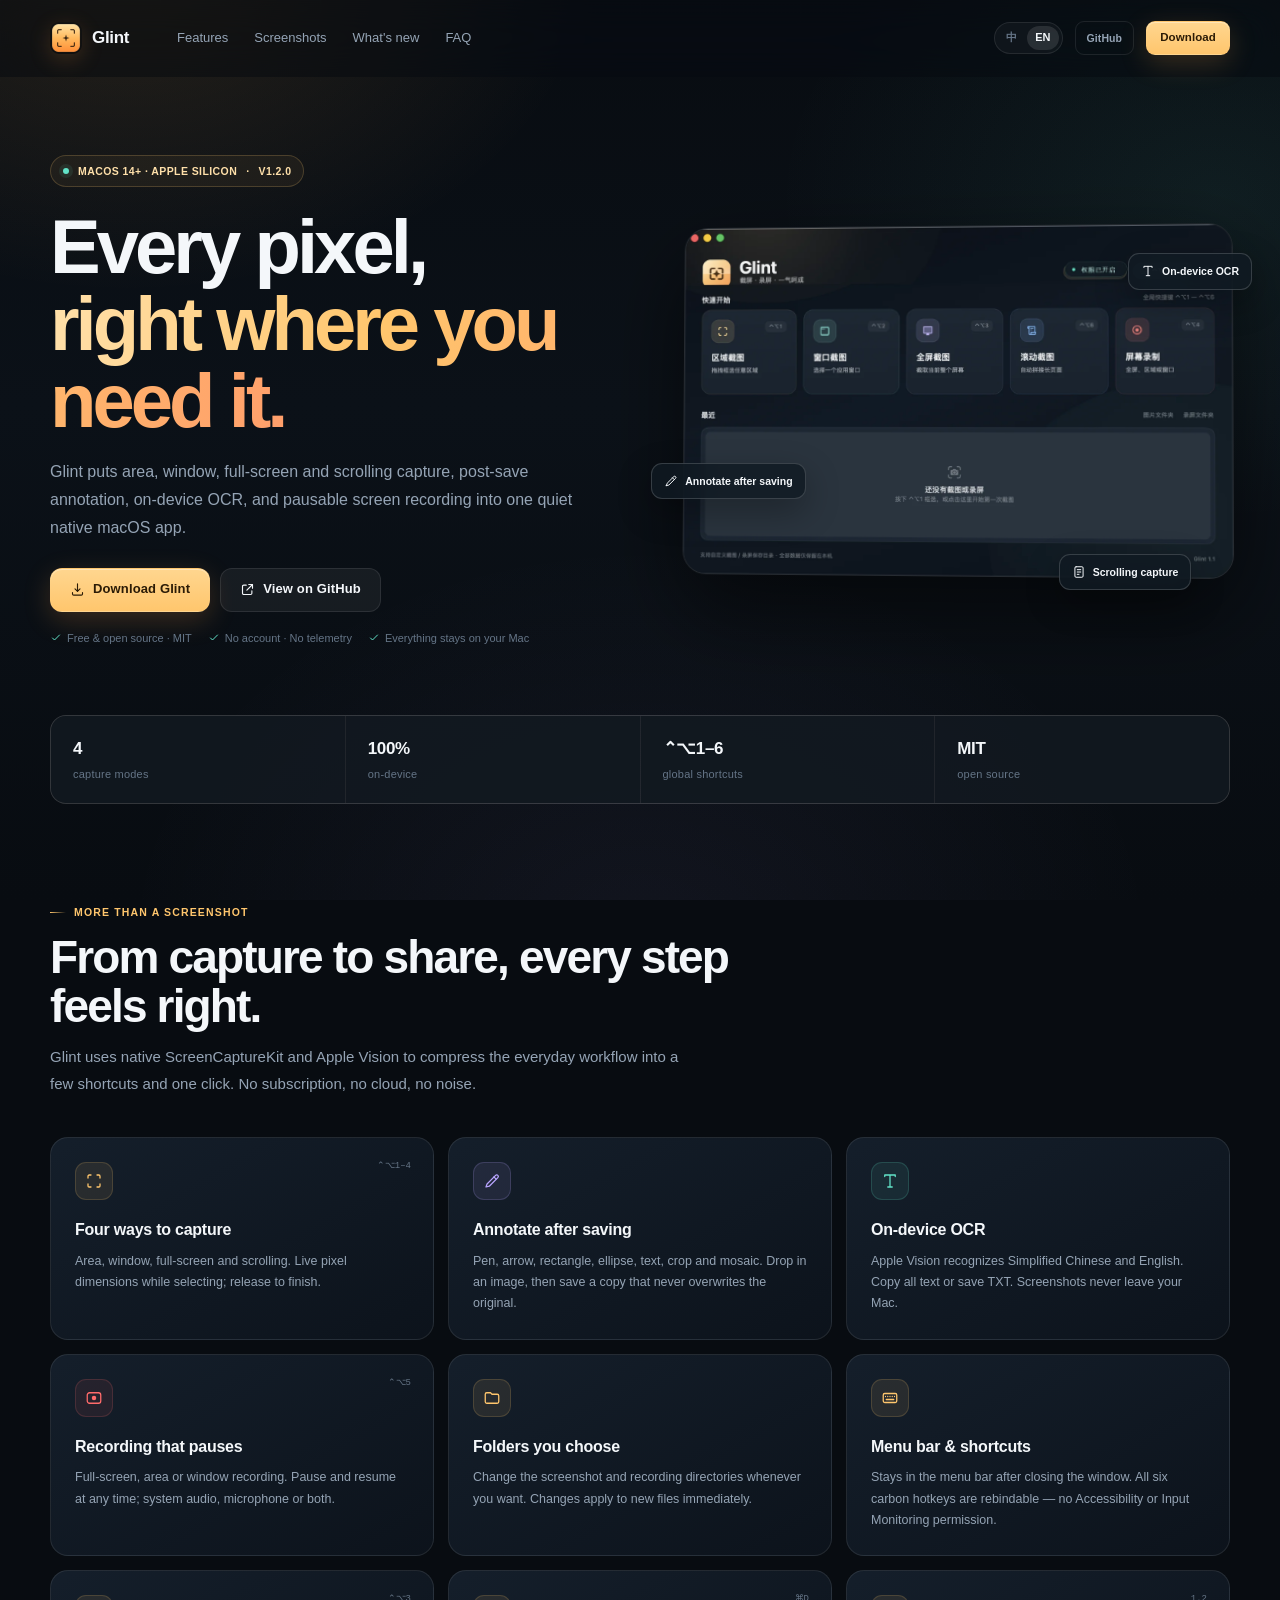
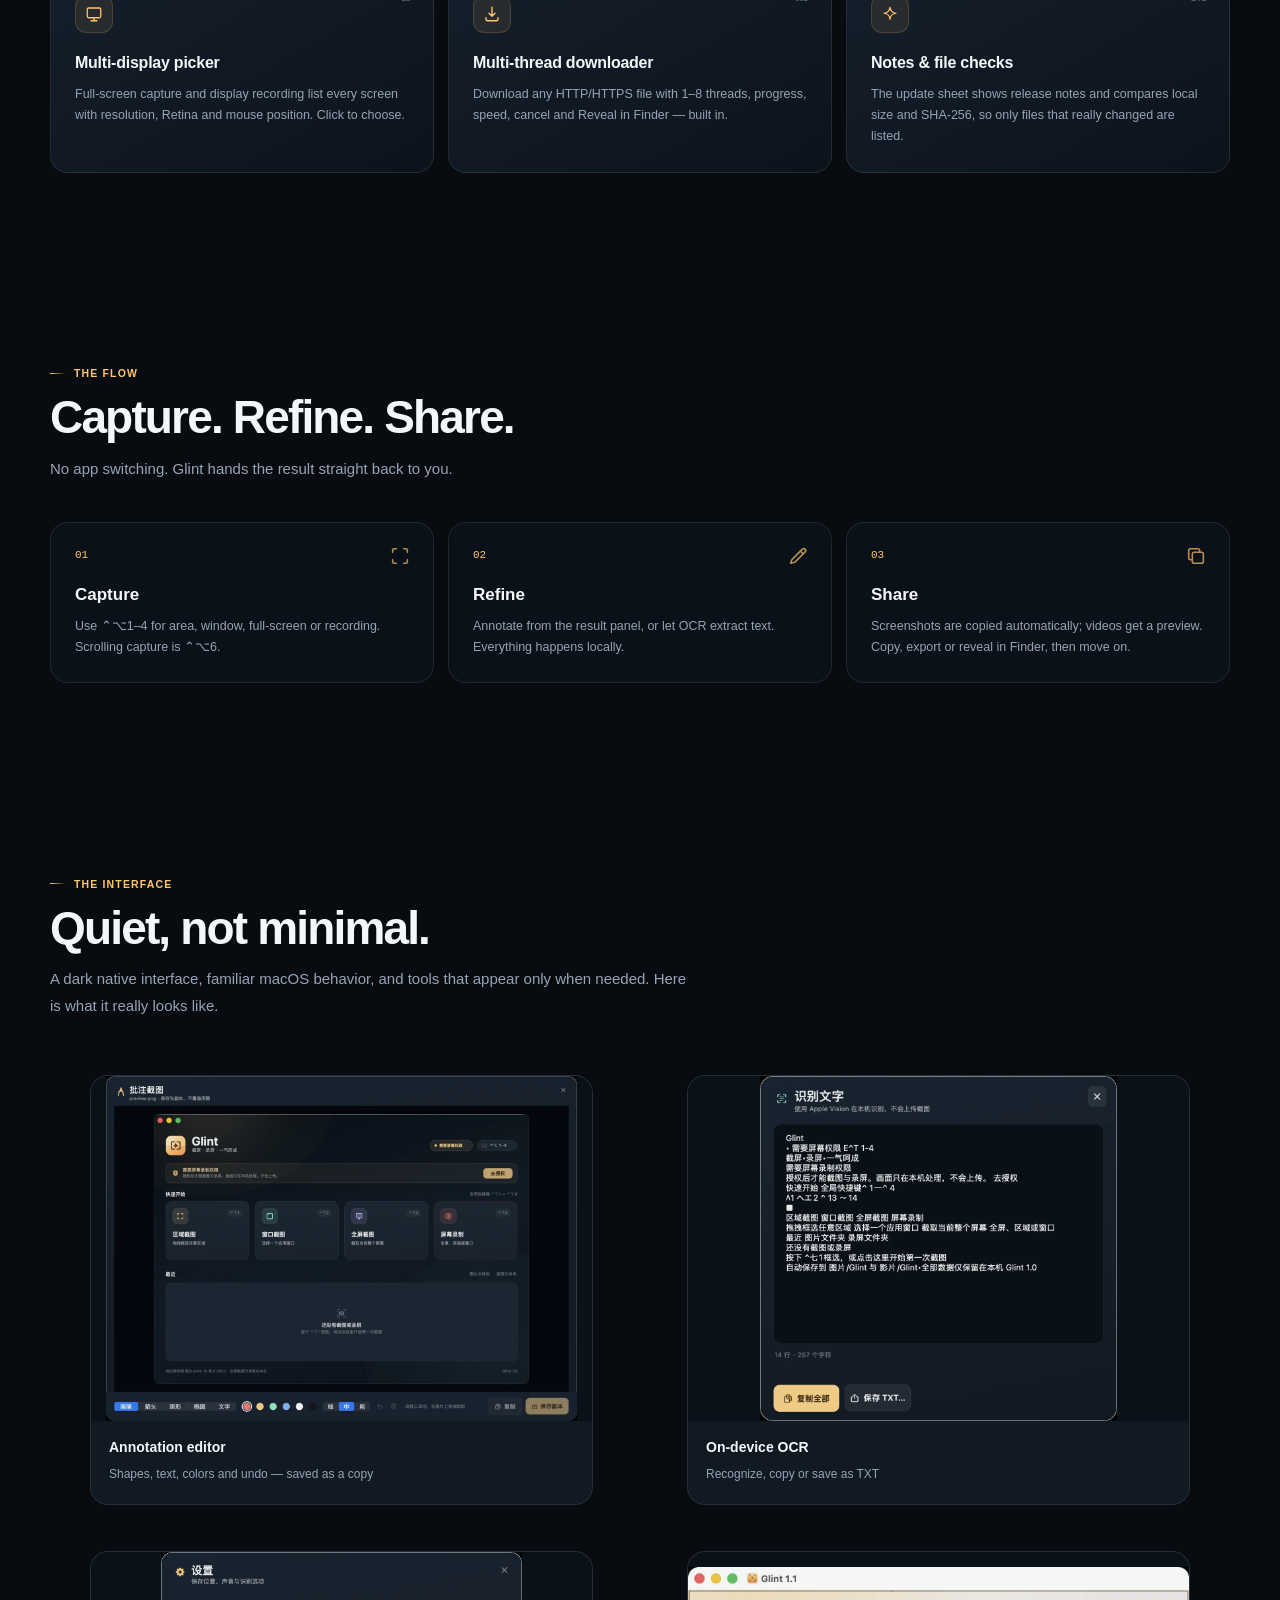
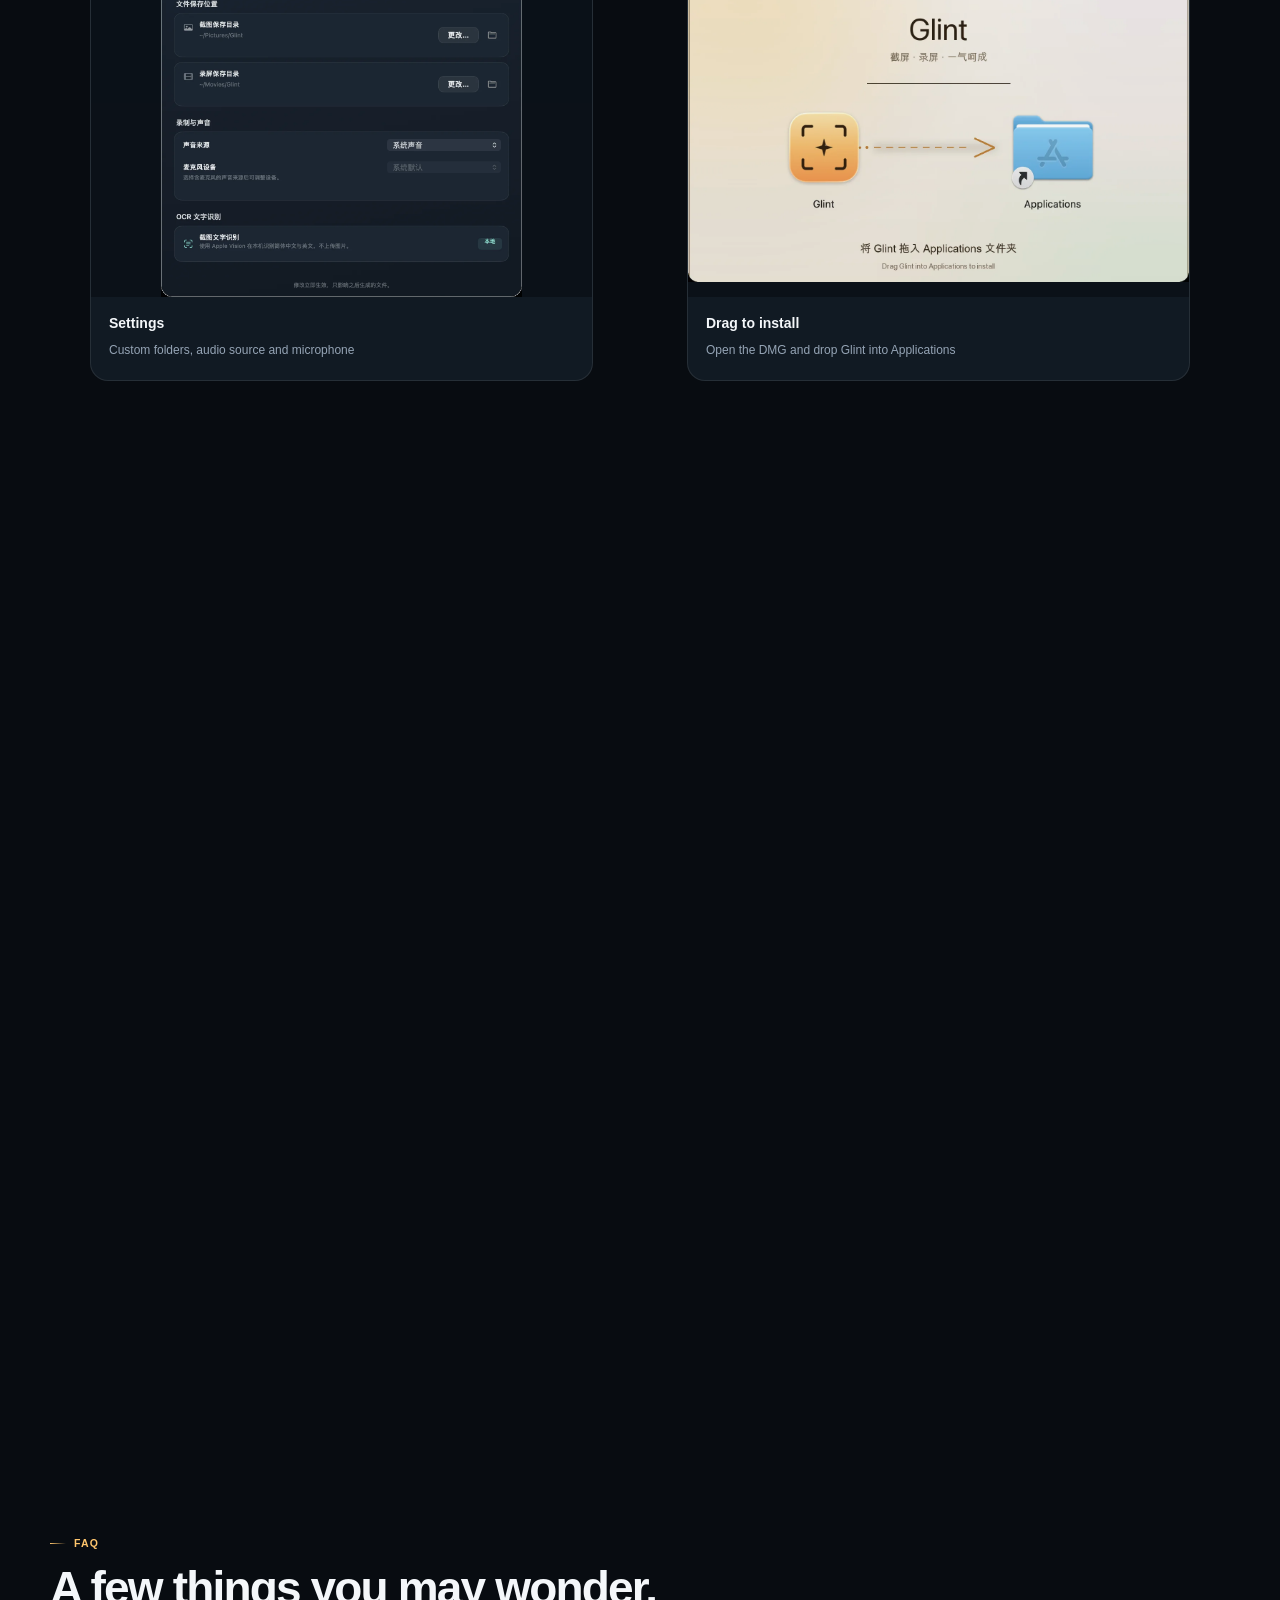
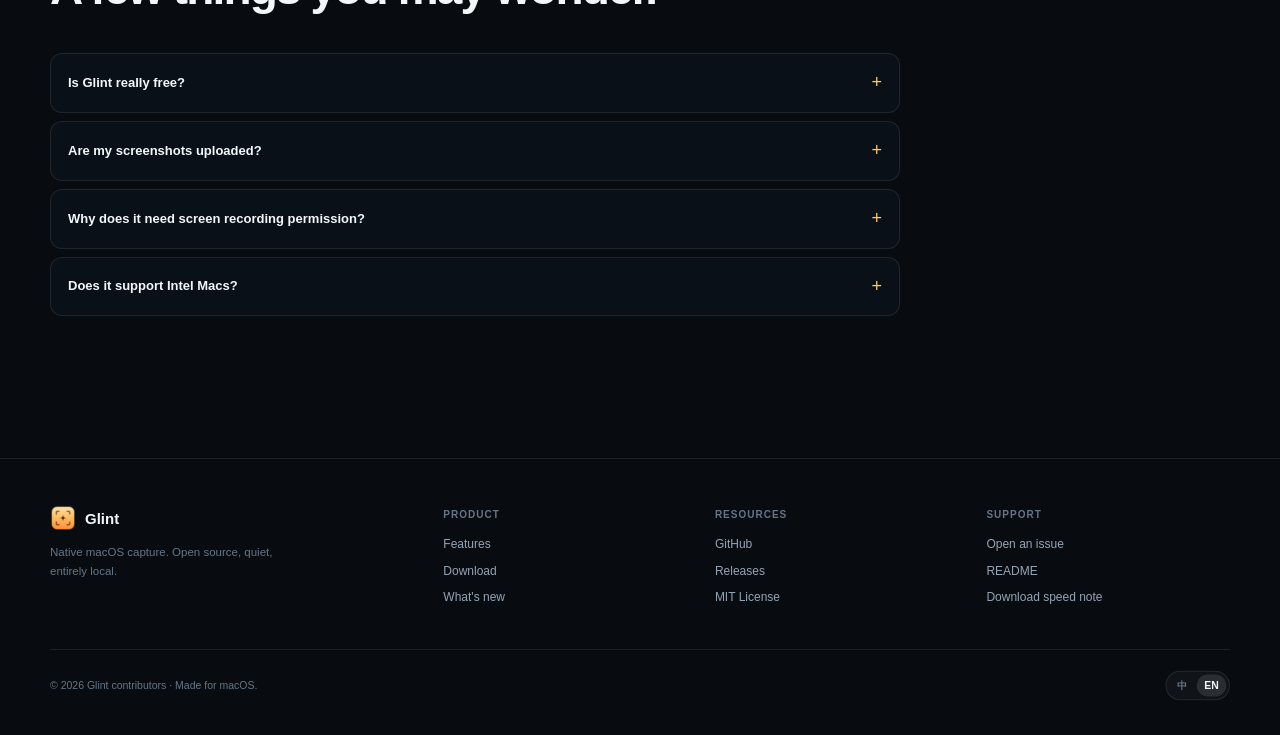
<file: site/index.html>
<!DOCTYPE html>
<html lang="zh-CN" data-lang="zh">
<head>
  <meta charset="utf-8">
  <meta name="viewport" content="width=device-width, initial-scale=1">
  <title>Glint — macOS 截屏与录屏</title>
  <meta name="description" content="Glint 是原生 macOS 截屏与录屏工具：区域/窗口/全屏/滚动截图、保存后批注、本地 OCR、暂停续录、系统声音与麦克风。">
  <meta name="theme-color" content="#080c11">
  <link rel="icon" type="image/png" href="assets/icon.png">
  <link rel="apple-touch-icon" href="assets/icon.png">
  <link rel="stylesheet" href="assets/style.css">
  <meta property="og:type" content="website">
  <meta property="og:title" content="Glint — macOS 截屏与录屏">
  <meta property="og:description" content="截屏、批注、OCR、滚动长图，以及可暂停续录的屏幕录制。原生、开源、完全本地。">
  <meta property="og:image" content="https://chagan114514.github.io/glint/assets/og.jpg">
  <meta property="og:url" content="https://chagan114514.github.io/glint/">
  <meta name="twitter:card" content="summary_large_image">
  <link rel="canonical" href="https://chagan114514.github.io/glint/">
  <script>
    (function () {
      var q = new URLSearchParams(location.search).get('lang');
      var saved = null;
      try { saved = localStorage.getItem('glint-lang'); } catch (e) {}
      var lang = q || saved || ((navigator.language || '').toLowerCase().indexOf('zh') === 0 ? 'zh' : 'en');
      document.documentElement.dataset.lang = lang;
      document.documentElement.lang = lang === 'zh' ? 'zh-CN' : 'en';
      document.documentElement.classList.add('js');
    })();
  </script>
  <script type="application/ld+json">
  {
    "@context": "https://schema.org",
    "@type": "SoftwareApplication",
    "name": "Glint",
    "applicationCategory": "UtilitiesApplication",
    "operatingSystem": "macOS 14+",
    "softwareVersion": "1.2.0",
    "description": "Native macOS screenshot and screen recording utility with annotation, OCR, scrolling capture, pausable recording, system audio and microphone.",
    "offers": { "@type": "Offer", "price": "0", "priceCurrency": "USD" },
    "downloadUrl": "https://github.com/Chagan114514/glint/releases/download/v1.2.0/Glint-1.2.0.dmg",
    "license": "https://github.com/Chagan114514/glint/blob/main/LICENSE"
  }
  </script>
</head>
<body data-page="index">
<a class="skip-link" href="#main" data-i18n="common.skip">跳到主要内容</a>

<svg class="icon-sprite" aria-hidden="true" xmlns="http://www.w3.org/2000/svg">
  <symbol id="i-capture" viewBox="0 0 24 24" fill="none" stroke="currentColor" stroke-width="1.7" stroke-linecap="round" stroke-linejoin="round"><path d="M4 8V5.5A1.5 1.5 0 0 1 5.5 4H8M16 4h2.5A1.5 1.5 0 0 1 20 5.5V8M20 16v2.5a1.5 1.5 0 0 1-1.5 1.5H16M8 20H5.5A1.5 1.5 0 0 1 4 18.5V16"/></symbol>
  <symbol id="i-pen" viewBox="0 0 24 24" fill="none" stroke="currentColor" stroke-width="1.7" stroke-linecap="round" stroke-linejoin="round"><path d="m4 20 4.4-1.1L19.8 7.5a2.1 2.1 0 0 0-3-3L5.4 15.9 4 20Z"/><path d="m14.5 6.5 3 3"/></symbol>
  <symbol id="i-text" viewBox="0 0 24 24" fill="none" stroke="currentColor" stroke-width="1.7" stroke-linecap="round" stroke-linejoin="round"><path d="M5 6V4h14v2M12 4v16M9 20h6"/></symbol>
  <symbol id="i-record" viewBox="0 0 24 24" fill="none" stroke="currentColor" stroke-width="1.7" stroke-linecap="round" stroke-linejoin="round"><rect x="3" y="5" width="18" height="14" rx="3"/><circle cx="12" cy="12" r="3" fill="currentColor" stroke="none"/></symbol>
  <symbol id="i-folder" viewBox="0 0 24 24" fill="none" stroke="currentColor" stroke-width="1.7" stroke-linecap="round" stroke-linejoin="round"><path d="M3 7a2 2 0 0 1 2-2h5l2 2h7a2 2 0 0 1 2 2v8a2 2 0 0 1-2 2H5a2 2 0 0 1-2-2V7Z"/></symbol>
  <symbol id="i-keyboard" viewBox="0 0 24 24" fill="none" stroke="currentColor" stroke-width="1.7" stroke-linecap="round" stroke-linejoin="round"><rect x="3" y="6" width="18" height="12" rx="2"/><path d="M6 10h.01M9 10h.01M12 10h.01M15 10h.01M18 10h.01M7 14h10"/></symbol>
  <symbol id="i-check" viewBox="0 0 24 24" fill="none" stroke="currentColor" stroke-width="2" stroke-linecap="round" stroke-linejoin="round"><path d="m5 12 4 4L19 6"/></symbol>
  <symbol id="i-download" viewBox="0 0 24 24" fill="none" stroke="currentColor" stroke-width="1.8" stroke-linecap="round" stroke-linejoin="round"><path d="M12 3v12m0 0 4-4m-4 4-4-4M4 17v2a2 2 0 0 0 2 2h12a2 2 0 0 0 2-2v-2"/></symbol>
  <symbol id="i-scroll" viewBox="0 0 24 24" fill="none" stroke="currentColor" stroke-width="1.7" stroke-linecap="round" stroke-linejoin="round"><rect x="5" y="3" width="14" height="18" rx="2"/><path d="M9 8h6M9 12h6M9 16h3"/></symbol>
  <symbol id="i-mic" viewBox="0 0 24 24" fill="none" stroke="currentColor" stroke-width="1.7" stroke-linecap="round" stroke-linejoin="round"><rect x="9" y="3" width="6" height="11" rx="3"/><path d="M5 11a7 7 0 0 0 14 0M12 18v3M8 21h8"/></symbol>
  <symbol id="i-settings" viewBox="0 0 24 24" fill="none" stroke="currentColor" stroke-width="1.7" stroke-linecap="round" stroke-linejoin="round"><circle cx="12" cy="12" r="3"/><path d="M19.4 15a1.7 1.7 0 0 0 .34 1.88l.06.06-2.83 2.83-.06-.06A1.7 1.7 0 0 0 15 19.4a1.7 1.7 0 0 0-1 .6 1.7 1.7 0 0 0-.4 1.1V21H9.6v-.09A1.7 1.7 0 0 0 8.6 19.4a1.7 1.7 0 0 0-1.88.34l-.06.06-2.83-2.83.06-.06A1.7 1.7 0 0 0 4.6 15a1.7 1.7 0 0 0-.6-1 1.7 1.7 0 0 0-1.1-.4H3v-3.2h.09A1.7 1.7 0 0 0 4.6 9a1.7 1.7 0 0 0-.34-1.88l-.06-.06 2.83-2.83.06.06A1.7 1.7 0 0 0 9 4.6a1.7 1.7 0 0 0 1-.6 1.7 1.7 0 0 0 .4-1.1V3h3.2v.09A1.7 1.7 0 0 0 15 4.6a1.7 1.7 0 0 0 1.88-.34l.06-.06 2.83 2.83-.06.06A1.7 1.7 0 0 0 19.4 9c.2.4.4.7.6 1 .3.3.7.4 1.1.4H21v3.2h-.09a1.7 1.7 0 0 0-1.51 1.4Z"/></symbol>
  <symbol id="i-shield" viewBox="0 0 24 24" fill="none" stroke="currentColor" stroke-width="1.7" stroke-linecap="round" stroke-linejoin="round"><path d="M12 3 4.5 6v5.5c0 4.4 3.2 8.4 7.5 9.5 4.3-1.1 7.5-5.1 7.5-9.5V6L12 3Z"/><path d="m8.5 12 2.3 2.3 4.7-5"/></symbol>
  <symbol id="i-spark" viewBox="0 0 24 24" fill="none" stroke="currentColor" stroke-width="1.6" stroke-linejoin="round"><path d="M12 3c.5 4.8 3.2 7.5 8 8-4.8.5-7.5 3.2-8 8-.5-4.8-3.2-7.5-8-8 4.8-.5 7.5-3.2 8-8Z"/></symbol>
  <symbol id="i-window" viewBox="0 0 24 24" fill="none" stroke="currentColor" stroke-width="1.7" stroke-linecap="round" stroke-linejoin="round"><rect x="3" y="4" width="18" height="16" rx="2"/><path d="M3 8h18M7 6h.01M10 6h.01"/></symbol>
  <symbol id="i-arrow" viewBox="0 0 24 24" fill="none" stroke="currentColor" stroke-width="1.8" stroke-linecap="round" stroke-linejoin="round"><path d="M5 12h14m0 0-5-5m5 5-5 5"/></symbol>
  <symbol id="i-copy" viewBox="0 0 24 24" fill="none" stroke="currentColor" stroke-width="1.7" stroke-linecap="round" stroke-linejoin="round"><rect x="8" y="8" width="12" height="12" rx="2"/><path d="M16 8V6a2 2 0 0 0-2-2H6a2 2 0 0 0-2 2v8a2 2 0 0 0 2 2h2"/></symbol>
  <symbol id="i-monitor" viewBox="0 0 24 24" fill="none" stroke="currentColor" stroke-width="1.7" stroke-linecap="round" stroke-linejoin="round"><rect x="3" y="4" width="18" height="13" rx="2"/><path d="M8 21h8M12 17v4"/></symbol>
  <symbol id="i-warning" viewBox="0 0 24 24" fill="none" stroke="currentColor" stroke-width="1.8" stroke-linecap="round" stroke-linejoin="round"><path d="M12 3 2.8 20h18.4L12 3Z"/><path d="M12 9v5M12 17h.01"/></symbol>
  <symbol id="i-external" viewBox="0 0 24 24" fill="none" stroke="currentColor" stroke-width="1.8" stroke-linecap="round" stroke-linejoin="round"><path d="M14 4h6v6M20 4l-9 9"/><path d="M19 14v4a2 2 0 0 1-2 2H6a2 2 0 0 1-2-2V7a2 2 0 0 1 2-2h4"/></symbol>
  <symbol id="i-close" viewBox="0 0 24 24" fill="none" stroke="currentColor" stroke-width="1.8" stroke-linecap="round"><path d="m6 6 12 12M18 6 6 18"/></symbol>
  <symbol id="i-play" viewBox="0 0 24 24" fill="currentColor" stroke="none"><path d="M8 5.5v13l11-6.5L8 5.5Z"/></symbol>
</svg>

<header class="nav" id="top">
  <div class="container nav-inner">
    <a class="brand" href="index.html" aria-label="Glint"><img src="assets/icon.png" alt=""><span>Glint</span></a>
    <nav class="nav-links" aria-label="Primary">
      <a href="#features" data-i18n="nav.features">功能</a>
      <a href="#gallery" data-i18n="nav.gallery">截图</a>
      <a href="#whatsnew" data-i18n="nav.news">更新</a>
      <a href="#faq" data-i18n="nav.faq">常见问题</a>
    </nav>
    <div class="nav-actions">
      <div class="lang-switch" role="group" aria-label="Language">
        <button type="button" data-set-lang="zh" aria-pressed="true">中</button>
        <button type="button" data-set-lang="en" aria-pressed="false">EN</button>
      </div>
      <a class="nav-gh" href="https://github.com/Chagan114514/glint" target="_blank" rel="noopener" aria-label="GitHub" data-i18n="nav.github">GitHub</a>
      <a class="btn btn-primary btn-sm" href="download.html" data-i18n="nav.download">下载</a>
    </div>
  </div>
</header>

<main id="main">
  <section class="hero">
    <div class="container hero-grid">
      <div class="hero-copy">
        <span class="eyebrow"><span class="pulse"></span><span data-i18n="hero.badge">macOS 14+ · Apple Silicon</span><span>·</span><span id="hero-version">v1.2.0</span></span>
        <h1><span data-i18n="hero.title1">截屏与录屏，</span><br><span class="gradient" data-i18n="hero.title2">恰到好处。</span></h1>
        <p class="hero-lead" data-i18n="hero.lead">Glint 把区域、窗口、全屏和滚动截图，保存后的批注与本地 OCR，以及可暂停续录的屏幕录制，放进一个安静的原生 macOS 应用。</p>
        <div class="hero-actions">
          <a class="btn btn-primary" href="download.html"><svg class="icon" aria-hidden="true"><use href="#i-download"/></svg><span data-i18n="hero.download">下载 Glint</span></a>
          <a class="btn btn-secondary" href="https://github.com/Chagan114514/glint" target="_blank" rel="noopener"><svg class="icon" aria-hidden="true"><use href="#i-external"/></svg><span data-i18n="hero.github">在 GitHub 上查看</span></a>
        </div>
        <div class="hero-note">
          <span><svg class="icon" aria-hidden="true"><use href="#i-check"/></svg><span data-i18n="hero.note1">免费开源 · MIT</span></span>
          <span><svg class="icon" aria-hidden="true"><use href="#i-check"/></svg><span data-i18n="hero.note2">无需账号 · 无遥测</span></span>
          <span><svg class="icon" aria-hidden="true"><use href="#i-check"/></svg><span data-i18n="hero.note3">所有处理都在本机</span></span>
        </div>
      </div>
      <div class="hero-visual">
        <div class="hero-glow"></div>
        <div class="app-frame"><img src="assets/hero.webp" width="1440" height="916" alt="Glint main window" data-i18n-alt="hero.alt"></div>
        <div class="float-chip chip-a"><svg class="icon" aria-hidden="true"><use href="#i-text"/></svg><span data-i18n="hero.chipOCR">本地 OCR</span></div>
        <div class="float-chip chip-b"><svg class="icon" aria-hidden="true"><use href="#i-pen"/></svg><span data-i18n="hero.chipAnnotate">保存后批注</span></div>
        <div class="float-chip chip-c"><svg class="icon" aria-hidden="true"><use href="#i-scroll"/></svg><span data-i18n="hero.chipScroll">滚动长截图</span></div>
      </div>
    </div>
  </section>

  <div class="container">
    <div class="stats reveal">
      <div class="stat"><strong>4</strong><span data-i18n="stats.capture">种截图模式</span></div>
      <div class="stat"><strong>100%</strong><span data-i18n="stats.local">本地处理</span></div>
      <div class="stat"><strong>⌃⌥1–6</strong><span data-i18n="stats.hotkeys">全局快捷键</span></div>
      <div class="stat"><strong>MIT</strong><span data-i18n="stats.mit">开源免费</span></div>
    </div>
  </div>

  <section class="section" id="features">
    <div class="container">
      <div class="section-head reveal">
        <div class="kicker" data-i18n="features.kicker">不止是截图</div>
        <h2 data-i18n="features.title">从截取到分享，每一步都顺手。</h2>
        <p data-i18n="features.lead">Glint 用原生 ScreenCaptureKit 和 Apple Vision，把高频工作流压缩成几个快捷键和一次点击。没有订阅、没有云端、没有打扰。</p>
      </div>
      <div class="feature-grid">
        <article class="feature reveal">
          <span class="feature-tag">⌃⌥1–4</span>
          <div class="feature-icon"><svg class="icon" aria-hidden="true"><use href="#i-capture"/></svg></div>
          <h3 data-i18n="feature.capture.title">四种截取方式</h3>
          <p data-i18n="feature.capture.desc">区域、窗口、全屏和滚动长图。框选时实时显示像素尺寸，松开即完成。</p>
        </article>
        <article class="feature reveal">
          <div class="feature-icon"><svg class="icon" aria-hidden="true"><use href="#i-pen"/></svg></div>
          <h3 data-i18n="feature.annotate.title">保存后批注</h3>
          <p data-i18n="feature.annotate.desc">画笔、箭头、矩形、椭圆和文字。六种颜色、三种线宽，保存为不覆盖原图的副本。</p>
        </article>
        <article class="feature reveal">
          <div class="feature-icon"><svg class="icon" aria-hidden="true"><use href="#i-text"/></svg></div>
          <h3 data-i18n="feature.ocr.title">本地 OCR</h3>
          <p data-i18n="feature.ocr.desc">使用 Apple Vision 识别简体中文与英文，复制全文或保存 TXT。截图不会离开本机。</p>
        </article>
        <article class="feature reveal">
          <span class="feature-tag">⌃⌥5</span>
          <div class="feature-icon"><svg class="icon" aria-hidden="true"><use href="#i-record"/></svg></div>
          <h3 data-i18n="feature.record.title">能暂停的录屏</h3>
          <p data-i18n="feature.record.desc">全屏、区域或窗口录制，随时暂停/继续；支持系统声音、麦克风或两者同时录制。</p>
        </article>
        <article class="feature reveal">
          <div class="feature-icon"><svg class="icon" aria-hidden="true"><use href="#i-folder"/></svg></div>
          <h3 data-i18n="feature.folders.title">你的保存目录</h3>
          <p data-i18n="feature.folders.desc">截图和录屏目录都可以自由更改；修改立即生效，只影响之后生成的文件。</p>
        </article>
        <article class="feature reveal">
          <div class="feature-icon"><svg class="icon" aria-hidden="true"><use href="#i-keyboard"/></svg></div>
          <h3 data-i18n="feature.hotkeys.title">菜单栏与快捷键</h3>
          <p data-i18n="feature.hotkeys.desc">关闭主窗口后仍在菜单栏待命。六项全局快捷键都可自定义，不申请辅助功能或输入监控权限。</p>
        </article>
        <article class="feature reveal">
          <span class="feature-tag">⌃⌥3</span>
          <div class="feature-icon"><svg class="icon" aria-hidden="true"><use href="#i-monitor"/></svg></div>
          <h3 data-i18n="feature.display.title">多显示器选择</h3>
          <p data-i18n="feature.display.desc">全屏截图和整屏录屏先列出所有显示器，显示分辨率、Retina 与鼠标位置，点击即选。</p>
        </article>
        <article class="feature reveal">
          <span class="feature-tag">⌘D</span>
          <div class="feature-icon"><svg class="icon" aria-hidden="true"><use href="#i-download"/></svg></div>
          <h3 data-i18n="feature.downloader.title">多线程下载器</h3>
          <p data-i18n="feature.downloader.desc">下载任意 HTTP/HTTPS 文件，1–8 线程、进度与速度、取消和 Finder 定位，全部内置。</p>
        </article>
        <article class="feature reveal">
          <span class="feature-tag">1.2</span>
          <div class="feature-icon"><svg class="icon" aria-hidden="true"><use href="#i-spark"/></svg></div>
          <h3 data-i18n="feature.updates.title">更新说明与文件判断</h3>
          <p data-i18n="feature.updates.desc">更新弹窗显示 Release 说明，并自动比对本地文件大小与 SHA-256，只提示真正需要的更新。</p>
        </article>
      </div>
    </div>
  </section>

  <section class="section" id="workflow">
    <div class="container">
      <div class="section-head reveal">
        <div class="kicker" data-i18n="workflow.kicker">工作流</div>
        <h2 data-i18n="workflow.title">截取、整理、分享。</h2>
        <p data-i18n="workflow.lead">不需要在多个应用之间来回切换。Glint 把结果直接交到你手里。</p>
      </div>
      <div class="workflow-grid">
        <div class="step reveal">
          <div class="step-num">01</div>
          <svg class="icon" aria-hidden="true"><use href="#i-capture"/></svg>
          <h3 data-i18n="workflow.capture.title">截取</h3>
          <p data-i18n="workflow.capture.desc">⌃⌥1 到 ⌃⌥4，选择区域、窗口、全屏或开始录屏。滚动截图用 ⌃⌥6。</p>
        </div>
        <div class="step reveal">
          <div class="step-num">02</div>
          <svg class="icon" aria-hidden="true"><use href="#i-pen"/></svg>
          <h3 data-i18n="workflow.refine.title">整理</h3>
          <p data-i18n="workflow.refine.desc">在结果面板直接批注，或让 OCR 提取文字；所有处理都在本机完成。</p>
        </div>
        <div class="step reveal">
          <div class="step-num">03</div>
          <svg class="icon" aria-hidden="true"><use href="#i-copy"/></svg>
          <h3 data-i18n="workflow.share.title">分享</h3>
          <p data-i18n="workflow.share.desc">截图自动复制到剪贴板，视频可播放预览。复制、导出或交给 Finder，一步完成。</p>
        </div>
      </div>
    </div>
  </section>

  <section class="section" id="gallery">
    <div class="container">
      <div class="section-head reveal">
        <div class="kicker" data-i18n="gallery.kicker">界面</div>
        <h2 data-i18n="gallery.title">安静，但不简陋。</h2>
        <p data-i18n="gallery.lead">深色原生界面、熟悉的 macOS 操作方式，以及只在需要时出现的工具。下面是它真实的样子。</p>
      </div>
      <div class="gallery-grid">
        <figure class="shot reveal">
          <img src="assets/annotation.webp" width="1440" height="1052" loading="lazy" alt="Annotation editor" data-i18n-alt="gallery.annotate.alt">
          <figcaption><strong data-i18n="gallery.annotate.title">批注编辑器</strong><span data-i18n="gallery.annotate.desc">形状、文字、颜色与撤销，保存副本</span></figcaption>
        </figure>
        <figure class="shot reveal">
          <img src="assets/ocr.webp" width="1080" height="1040" loading="lazy" alt="OCR result" data-i18n-alt="gallery.ocr.alt">
          <figcaption><strong data-i18n="gallery.ocr.title">本地 OCR</strong><span data-i18n="gallery.ocr.desc">识别、复制或保存为 TXT</span></figcaption>
        </figure>
        <figure class="shot reveal">
          <img src="assets/settings.webp" width="1240" height="1180" loading="lazy" alt="Settings" data-i18n-alt="gallery.settings.alt">
          <figcaption><strong data-i18n="gallery.settings.title">设置</strong><span data-i18n="gallery.settings.desc">自定义目录、声音来源和麦克风</span></figcaption>
        </figure>
        <figure class="shot reveal">
          <img src="assets/installer.webp" width="1400" height="880" loading="lazy" alt="DMG installer" data-i18n-alt="gallery.installer.alt">
          <figcaption><strong data-i18n="gallery.installer.title">拖拽安装</strong><span data-i18n="gallery.installer.desc">打开 DMG，把 Glint 拖进 Applications</span></figcaption>
        </figure>
      </div>
    </div>
  </section>

  <section class="section" id="whatsnew">
    <div class="container">
      <div class="release-panel reveal">
        <div>
          <div class="kicker" data-i18n="news.kicker">最新版本</div>
          <h2 data-i18n="news.title">1.2 让工作流更顺手。</h2>
          <div class="release-meta">
            <span class="pill gold" id="cta-version">v1.2.0</span>
            <span class="pill" data-i18n="news.date">2026 年 11 月</span>
          </div>
          <a class="btn btn-primary" href="download.html"><svg class="icon" aria-hidden="true"><use href="#i-download"/></svg><span data-i18n="news.download">获取 1.2.0</span></a>
        </div>
        <ul class="change-list">
          <li><svg class="icon" aria-hidden="true"><use href="#i-check"/></svg><span><strong data-i18n="news.item1.title">保存后批注</strong><span data-i18n="news.item1.desc">画笔、箭头、形状与文字，保存为副本。</span></span></li>
          <li><svg class="icon" aria-hidden="true"><use href="#i-check"/></svg><span><strong data-i18n="news.item2.title">OCR 文字识别</strong><span data-i18n="news.item2.desc">中英文识别，复制全文或导出 TXT。</span></span></li>
          <li><svg class="icon" aria-hidden="true"><use href="#i-check"/></svg><span><strong data-i18n="news.item3.title">滚动截图</strong><span data-i18n="news.item3.desc">自动检测重叠，拼接长页面。</span></span></li>
          <li><svg class="icon" aria-hidden="true"><use href="#i-check"/></svg><span><strong data-i18n="news.item4.title">暂停续录与麦克风</strong><span data-i18n="news.item4.desc">录制中暂停，声音来源可选系统/麦克风。</span></span></li>
        </ul>
      </div>
    </div>
  </section>

  <section class="section" id="download">
    <div class="container">
      <div class="download-panel reveal">
        <div>
          <div class="kicker" data-i18n="cta.kicker">开始使用</div>
          <h2 data-i18n="cta.title">把 Glint 放进 Applications。</h2>
          <p data-i18n="cta.lead">下载最新版本，拖入 Applications，授权屏幕录制，然后按 ⌃⌥1 截下第一张图。</p>
          <div class="download-actions">
            <a class="btn btn-primary" id="cta-dmg" href="https://github.com/Chagan114514/glint/releases/download/v1.2.0/Glint-1.2.0.dmg"><svg class="icon" aria-hidden="true"><use href="#i-download"/></svg><span data-i18n="cta.dmg">下载 DMG</span></a>
            <a class="btn btn-ghost" id="cta-zip" href="https://github.com/Chagan114514/glint/releases/download/v1.2.0/Glint-1.2.0.zip"><span data-i18n="cta.zip">下载 ZIP</span></a>
          </div>
        </div>
        <div class="download-side">
          <a class="mini-asset" id="cta-asset-dmg" href="https://github.com/Chagan114514/glint/releases/download/v1.2.0/Glint-1.2.0.dmg">
            <svg class="icon" aria-hidden="true"><use href="#i-monitor"/></svg>
            <span><strong>Glint-1.2.0.dmg</strong><span data-i18n="cta.assetDmg">推荐 · 拖拽安装</span></span>
          </a>
          <a class="mini-asset" id="cta-asset-zip" href="https://github.com/Chagan114514/glint/releases/download/v1.2.0/Glint-1.2.0.zip">
            <svg class="icon" aria-hidden="true"><use href="#i-folder"/></svg>
            <span><strong>Glint-1.2.0.zip</strong><span data-i18n="cta.assetZip">便携版本 · 解压即用</span></span>
          </a>
          <a class="mini-asset" href="download.html">
            <svg class="icon" aria-hidden="true"><use href="#i-arrow"/></svg>
            <span><strong data-i18n="cta.allVersions">所有历史版本</strong><span data-i18n="cta.allVersionsDesc">自动同步 GitHub Releases</span></span>
          </a>
        </div>
      </div>
    </div>
  </section>

  <section class="section" id="faq">
    <div class="container">
      <div class="section-head reveal">
        <div class="kicker" data-i18n="faq.kicker">常见问题</div>
        <h2 data-i18n="faq.title">你可能想知道。</h2>
      </div>
      <div class="faq reveal">
        <details>
          <summary data-i18n="faq.q1">Glint 真的免费吗？</summary>
          <p data-i18n="faq.a1">是的，MIT 开源，没有订阅、广告或功能限制。你可以在 GitHub 上查看源码。</p>
        </details>
        <details>
          <summary data-i18n="faq.q2">我的截图会上传吗？</summary>
          <p data-i18n="faq.a2">不会。截图、录屏、OCR、批注和导出都在本机完成；唯一的网络请求是可关闭的版本检查，只发送版本号，不包含画面内容。</p>
        </details>
        <details>
          <summary data-i18n="faq.q3">为什么需要屏幕录制权限？</summary>
          <p data-i18n="faq.a3">macOS 要求所有截屏/录屏应用获得“屏幕与系统音频录制”权限。Glint 不申请辅助功能或输入监控权限。</p>
        </details>
        <details>
          <summary data-i18n="faq.q4">支持 Intel Mac 吗？</summary>
          <p data-i18n="faq.a4">当前发布包是 arm64（Apple Silicon）。Intel 用户可以从源码运行 ./build.sh 自行构建。</p>
        </details>
      </div>
    </div>
  </section>
</main>

<footer>
  <div class="container">
    <div class="footer-grid">
      <div>
        <a class="footer-brand" href="index.html"><img src="assets/icon.png" alt=""><span>Glint</span></a>
        <p class="footer-note" data-i18n="footer.note">原生 macOS 截屏与录屏。开源、安静、完全本地。</p>
      </div>
      <div class="footer-col">
        <h4 data-i18n="footer.product">产品</h4>
        <a href="#features" data-i18n="nav.features">功能</a>
        <a href="download.html" data-i18n="nav.download">下载</a>
        <a href="#whatsnew" data-i18n="nav.news">更新</a>
      </div>
      <div class="footer-col">
        <h4 data-i18n="footer.resources">资源</h4>
        <a href="https://github.com/Chagan114514/glint" target="_blank" rel="noopener">GitHub</a>
        <a href="https://github.com/Chagan114514/glint/releases" target="_blank" rel="noopener" data-i18n="nav.releases">Releases</a>
        <a href="https://github.com/Chagan114514/glint/blob/main/LICENSE" target="_blank" rel="noopener">MIT License</a>
      </div>
      <div class="footer-col">
        <h4 data-i18n="footer.support">支持</h4>
        <a href="https://github.com/Chagan114514/glint/issues" target="_blank" rel="noopener" data-i18n="footer.issues">提交 Issue</a>
        <a href="https://github.com/Chagan114514/glint/blob/main/README.md" target="_blank" rel="noopener">README</a>
        <a href="download.html?showSpeed=1" data-i18n="footer.speed">下载速度说明</a>
      </div>
    </div>
    <div class="footer-bottom">
      <span data-i18n="footer.copyright">© 2026 Glint contributors · Made for macOS.</span>
      <div class="lang-switch" role="group" aria-label="Language">
        <button type="button" data-set-lang="zh" aria-pressed="true">中</button>
        <button type="button" data-set-lang="en" aria-pressed="false">EN</button>
      </div>
    </div>
  </div>
</footer>

<script src="assets/app.js" defer></script>
</body>
</html>
</file>
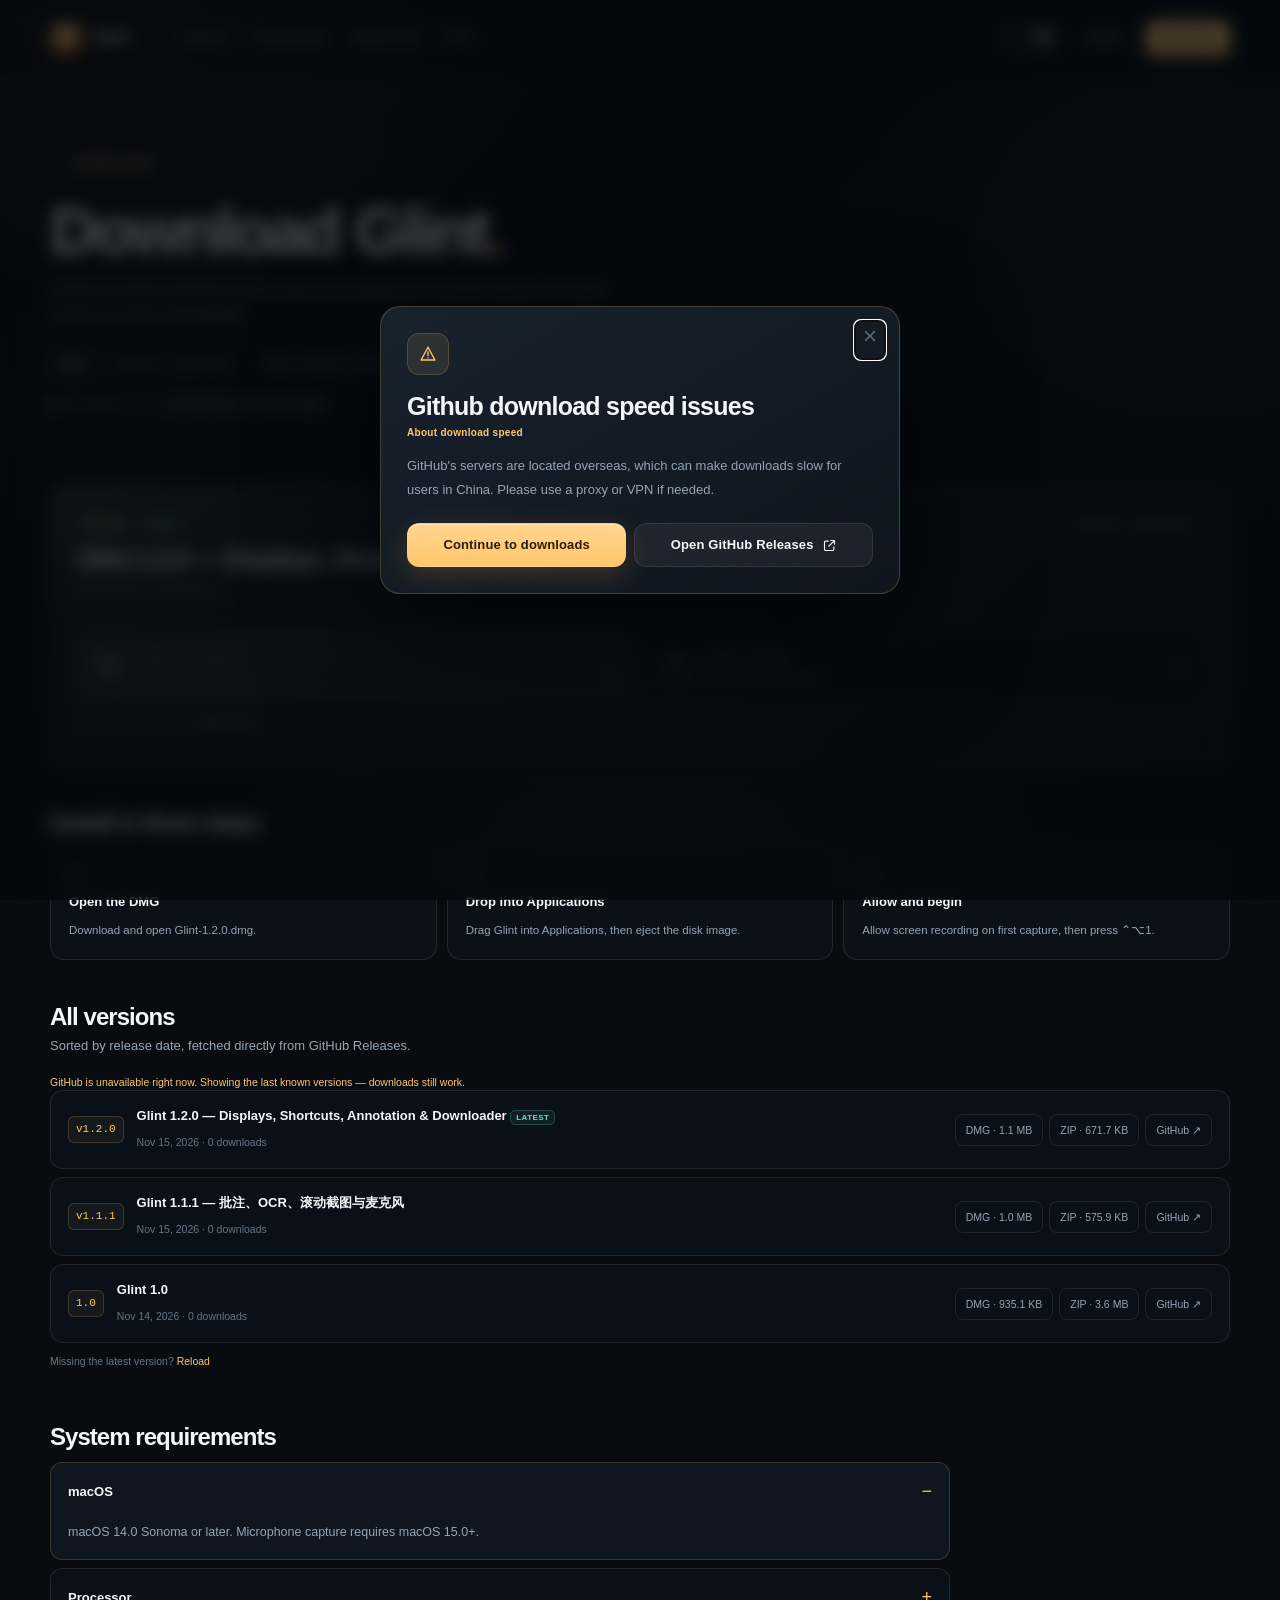
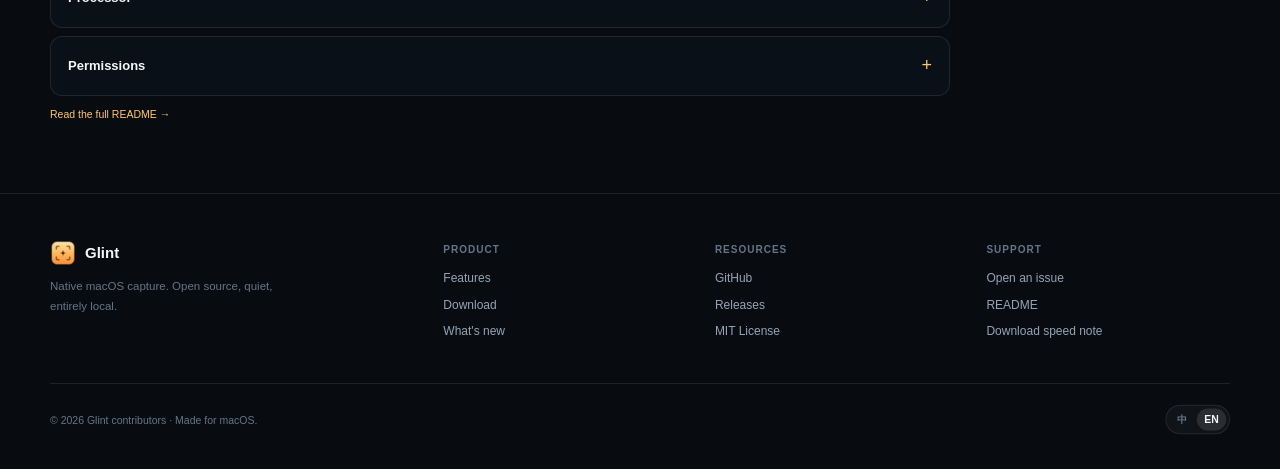
<file: site/download.html>
<!DOCTYPE html>
<html lang="zh-CN" data-lang="zh">
<head>
  <meta charset="utf-8">
  <meta name="viewport" content="width=device-width, initial-scale=1">
  <title>下载 Glint — macOS 截屏与录屏</title>
  <meta name="description" content="下载 Glint 最新版本和历史版本。自动同步 GitHub Releases，提供 DMG 和 ZIP。">
  <meta name="theme-color" content="#080c11">
  <link rel="icon" type="image/png" href="assets/icon.png">
  <link rel="apple-touch-icon" href="assets/icon.png">
  <link rel="stylesheet" href="assets/style.css">
  <meta property="og:type" content="website">
  <meta property="og:title" content="下载 Glint — macOS 截屏与录屏">
  <meta property="og:description" content="自动同步 GitHub Releases 的最新版本和历史版本。">
  <meta property="og:image" content="https://chagan114514.github.io/glint/assets/og.jpg">
  <meta property="og:url" content="https://chagan114514.github.io/glint/download.html">
  <link rel="canonical" href="https://chagan114514.github.io/glint/download.html">
  <script>
    (function () {
      var q = new URLSearchParams(location.search).get('lang');
      var saved = null;
      try { saved = localStorage.getItem('glint-lang'); } catch (e) {}
      var lang = q || saved || ((navigator.language || '').toLowerCase().indexOf('zh') === 0 ? 'zh' : 'en');
      document.documentElement.dataset.lang = lang;
      document.documentElement.lang = lang === 'zh' ? 'zh-CN' : 'en';
      document.documentElement.classList.add('js');
    })();
  </script>
</head>
<body data-page="download">
<a class="skip-link" href="#main" data-i18n="common.skip">跳到主要内容</a>

<svg class="icon-sprite" aria-hidden="true" xmlns="http://www.w3.org/2000/svg">
  <symbol id="i-check" viewBox="0 0 24 24" fill="none" stroke="currentColor" stroke-width="2" stroke-linecap="round" stroke-linejoin="round"><path d="m5 12 4 4L19 6"/></symbol>
  <symbol id="i-download" viewBox="0 0 24 24" fill="none" stroke="currentColor" stroke-width="1.8" stroke-linecap="round" stroke-linejoin="round"><path d="M12 3v12m0 0 4-4m-4 4-4-4M4 17v2a2 2 0 0 0 2 2h12a2 2 0 0 0 2-2v-2"/></symbol>
  <symbol id="i-external" viewBox="0 0 24 24" fill="none" stroke="currentColor" stroke-width="1.8" stroke-linecap="round" stroke-linejoin="round"><path d="M14 4h6v6M20 4l-9 9"/><path d="M19 14v4a2 2 0 0 1-2 2H6a2 2 0 0 1-2-2V7a2 2 0 0 1 2-2h4"/></symbol>
  <symbol id="i-monitor" viewBox="0 0 24 24" fill="none" stroke="currentColor" stroke-width="1.7" stroke-linecap="round" stroke-linejoin="round"><rect x="3" y="4" width="18" height="13" rx="2"/><path d="M8 21h8M12 17v4"/></symbol>
  <symbol id="i-folder" viewBox="0 0 24 24" fill="none" stroke="currentColor" stroke-width="1.7" stroke-linecap="round" stroke-linejoin="round"><path d="M3 7a2 2 0 0 1 2-2h5l2 2h7a2 2 0 0 1 2 2v8a2 2 0 0 1-2 2H5a2 2 0 0 1-2-2V7Z"/></symbol>
  <symbol id="i-warning" viewBox="0 0 24 24" fill="none" stroke="currentColor" stroke-width="1.8" stroke-linecap="round" stroke-linejoin="round"><path d="M12 3 2.8 20h18.4L12 3Z"/><path d="M12 9v5M12 17h.01"/></symbol>
  <symbol id="i-arrow" viewBox="0 0 24 24" fill="none" stroke="currentColor" stroke-width="1.8" stroke-linecap="round" stroke-linejoin="round"><path d="M5 12h14m0 0-5-5m5 5-5 5"/></symbol>
  <symbol id="i-close" viewBox="0 0 24 24" fill="none" stroke="currentColor" stroke-width="1.8" stroke-linecap="round"><path d="m6 6 12 12M18 6 6 18"/></symbol>
  <symbol id="i-copy" viewBox="0 0 24 24" fill="none" stroke="currentColor" stroke-width="1.7" stroke-linecap="round" stroke-linejoin="round"><rect x="8" y="8" width="12" height="12" rx="2"/><path d="M16 8V6a2 2 0 0 0-2-2H6a2 2 0 0 0-2 2v8a2 2 0 0 0 2 2h2"/></symbol>
</svg>

<header class="nav" id="top">
  <div class="container nav-inner">
    <a class="brand" href="index.html" aria-label="Glint"><img src="assets/icon.png" alt=""><span>Glint</span></a>
    <nav class="nav-links" aria-label="Primary">
      <a href="index.html#features" data-i18n="nav.features">功能</a>
      <a href="index.html#gallery" data-i18n="nav.gallery">截图</a>
      <a href="index.html#whatsnew" data-i18n="nav.news">更新</a>
      <a href="index.html#faq" data-i18n="nav.faq">常见问题</a>
    </nav>
    <div class="nav-actions">
      <div class="lang-switch" role="group" aria-label="Language">
        <button type="button" data-set-lang="zh" aria-pressed="true">中</button>
        <button type="button" data-set-lang="en" aria-pressed="false">EN</button>
      </div>
      <a class="nav-gh" href="https://github.com/Chagan114514/glint" target="_blank" rel="noopener" aria-label="GitHub" data-i18n="nav.github">GitHub</a>
      <a class="btn btn-primary btn-sm" href="download.html" data-i18n="nav.download">下载</a>
    </div>
  </div>
</header>

<main id="main">
  <section class="download-hero">
    <div class="container">
      <div class="kicker" data-i18n="dl.kicker">Downloads</div>
      <h1><span data-i18n="dl.title">下载 Glint</span><span class="gradient">.</span></h1>
      <p class="lead" data-i18n="dl.lead">选择版本和文件格式。所有版本直接来自 GitHub Releases，最新版本会自动同步到这里。</p>
      <div class="download-links">
        <span class="pill gold" id="download-page-version">v1.2.0</span>
        <span class="pill" data-i18n="dl.requirements">macOS 14+ · Apple Silicon</span>
        <button class="btn btn-ghost btn-sm" id="show-speed-note" type="button" data-i18n="dl.speedNoteBtn">为什么 GitHub 下载慢？</button>
      </div>
      <div class="compat-note">
        <span class="compat-dot"></span>
        <span data-i18n="dl.compatText">macOS 11–13 用户：</span>
        <a href="https://github.com/Chagan114514/glint/releases/tag/v1.2.0-macos11" data-i18n="dl.compatLink">下载 macOS 11 兼容版</a>
      </div>
    </div>
  </section>

  <section class="dl-section">
    <div class="container">
      <div id="latest-release" class="latest-card">
        <div class="latest-top">
          <div>
            <div class="release-tagline"><span class="version-pill">v1.2.0</span><span class="latest-badge" data-i18n="dl.latest">Latest</span></div>
            <h2>Glint 1.2.0 — 多显示器、快捷键、批注与下载器</h2>
            <p class="muted-line">2026-11-15 · 2 downloads</p>
          </div>
          <span class="pill" data-i18n="dl.requirements">macOS 14+ · Apple Silicon</span>
        </div>
        <div class="asset-grid">
          <a class="asset primary" href="https://github.com/Chagan114514/glint/releases/download/v1.2.0/Glint-1.2.0.dmg">
            <span class="asset-icon"><svg class="icon" aria-hidden="true"><use href="#i-monitor"/></svg></span>
            <span><strong>Glint-1.2.0.dmg</strong><span data-i18n="dl.dmgDesc">DMG 安装包 · 拖入 Applications</span></span>
            <svg class="icon arrow" aria-hidden="true"><use href="#i-download"/></svg>
          </a>
          <a class="asset" href="https://github.com/Chagan114514/glint/releases/download/v1.2.0/Glint-1.2.0.zip">
            <span class="asset-icon"><svg class="icon" aria-hidden="true"><use href="#i-folder"/></svg></span>
            <span><strong>Glint-1.2.0.zip</strong><span data-i18n="dl.zipDesc">ZIP 便携包 · 解压即用</span></span>
            <svg class="icon arrow" aria-hidden="true"><use href="#i-download"/></svg>
          </a>
        </div>
        <p class="dl-note"><span data-i18n="dl.notesHint">查看完整更新内容</span> <a href="https://github.com/Chagan114514/glint/releases/tag/v1.2.0" target="_blank" rel="noopener" data-i18n="dl.releaseNotes">Release notes →</a></p>
      </div>
    </div>
  </section>

  <section class="dl-section">
    <div class="container">
      <h2 data-i18n="dl.installTitle">安装只需要三步</h2>
      <div class="install-grid">
        <div class="install-step">
          <div class="num">01</div>
          <strong data-i18n="dl.step1.title">打开 DMG</strong>
          <span data-i18n="dl.step1.desc">下载并打开 Glint-1.2.0.dmg。</span>
        </div>
        <div class="install-step">
          <div class="num">02</div>
          <strong data-i18n="dl.step2.title">拖进 Applications</strong>
          <span data-i18n="dl.step2.desc">把 Glint 拖到 Applications 文件夹，然后推出磁盘映像。</span>
        </div>
        <div class="install-step">
          <div class="num">03</div>
          <strong data-i18n="dl.step3.title">授权并开始</strong>
          <span data-i18n="dl.step3.desc">首次截图时允许屏幕录制权限，然后按 ⌃⌥1 开始。</span>
        </div>
      </div>
    </div>
  </section>

  <section class="dl-section">
    <div class="container">
      <h2 data-i18n="dl.versionsTitle">所有版本</h2>
      <p class="dl-sub" data-i18n="dl.versionsLead">按发布时间排序，直接来自 GitHub Releases。</p>
      <div id="versions-note" class="notice"></div>
      <div id="version-list" class="version-list">
        <div class="skeleton"></div>
        <div class="skeleton"></div>
      </div>
      <p class="notice"><span data-i18n="dl.cacheHint">没有看到最新版本？</span> <a href="#" id="retry-releases" data-i18n="dl.retry">重新加载</a></p>
    </div>
  </section>

  <section class="dl-section">
    <div class="container">
      <h2 data-i18n="dl.systemTitle">系统要求</h2>
      <div class="faq" style="max-width:900px;margin-top:12px;">
        <details open>
          <summary data-i18n="dl.sys1">macOS</summary>
          <p data-i18n="dl.sys1desc">macOS 14.0 Sonoma 或更高版本。麦克风录制需要 macOS 15.0+。</p>
        </details>
        <details>
          <summary data-i18n="dl.sys2">芯片</summary>
          <p data-i18n="dl.sys2desc">当前发布包为 arm64（Apple Silicon）。Intel Mac 可从源码构建。</p>
        </details>
        <details>
          <summary data-i18n="dl.sys3">权限</summary>
          <p data-i18n="dl.sys3desc">截图和录屏需要“屏幕与系统音频录制”权限；麦克风权限仅在启用麦克风时请求。无需辅助功能权限。</p>
        </details>
      </div>
      <p class="notice"><a href="https://github.com/Chagan114514/glint/blob/main/README.md" target="_blank" rel="noopener" data-i18n="dl.readme">阅读完整 README →</a></p>
    </div>
  </section>
</main>

<footer>
  <div class="container">
    <div class="footer-grid">
      <div>
        <a class="footer-brand" href="index.html"><img src="assets/icon.png" alt=""><span>Glint</span></a>
        <p class="footer-note" data-i18n="footer.note">原生 macOS 截屏与录屏。开源、安静、完全本地。</p>
      </div>
      <div class="footer-col">
        <h4 data-i18n="footer.product">产品</h4>
        <a href="index.html#features" data-i18n="nav.features">功能</a>
        <a href="download.html" data-i18n="nav.download">下载</a>
        <a href="index.html#whatsnew" data-i18n="nav.news">更新</a>
      </div>
      <div class="footer-col">
        <h4 data-i18n="footer.resources">资源</h4>
        <a href="https://github.com/Chagan114514/glint" target="_blank" rel="noopener">GitHub</a>
        <a href="https://github.com/Chagan114514/glint/releases" target="_blank" rel="noopener" data-i18n="nav.releases">Releases</a>
        <a href="https://github.com/Chagan114514/glint/blob/main/LICENSE" target="_blank" rel="noopener">MIT License</a>
      </div>
      <div class="footer-col">
        <h4 data-i18n="footer.support">支持</h4>
        <a href="https://github.com/Chagan114514/glint/issues" target="_blank" rel="noopener" data-i18n="footer.issues">提交 Issue</a>
        <a href="https://github.com/Chagan114514/glint/blob/main/README.md" target="_blank" rel="noopener">README</a>
        <a href="download.html?showSpeed=1" data-i18n="footer.speed">下载速度说明</a>
      </div>
    </div>
    <div class="footer-bottom">
      <span data-i18n="footer.copyright">© 2026 Glint contributors · Made for macOS.</span>
      <div class="lang-switch" role="group" aria-label="Language">
        <button type="button" data-set-lang="zh" aria-pressed="true">中</button>
        <button type="button" data-set-lang="en" aria-pressed="false">EN</button>
      </div>
    </div>
  </div>
</footer>

<dialog class="speed-dialog" id="speed-dialog" aria-labelledby="speed-title" aria-describedby="speed-desc">
  <div class="modal-body">
    <button class="modal-close" type="button" data-close-dialog aria-label="Close"><svg class="icon" aria-hidden="true"><use href="#i-close"/></svg></button>
    <div class="modal-icon"><svg class="icon" aria-hidden="true"><use href="#i-warning"/></svg></div>
    <h2 id="speed-title">Github download speed issues</h2>
    <p class="modal-sub" data-i18n="modal.sub">关于下载速度</p>
    <p class="modal-desc" id="speed-desc" data-i18n="modal.desc">GitHub 的服务器在海外，导致中国用户下载缓慢，请使用代理。</p>
    <div class="modal-actions">
      <button class="btn btn-primary" type="button" data-close-dialog data-i18n="modal.continue">继续下载</button>
      <a class="btn btn-secondary" href="https://github.com/Chagan114514/glint/releases" target="_blank" rel="noopener"><span data-i18n="modal.github">打开 GitHub Releases</span><svg class="icon" aria-hidden="true"><use href="#i-external"/></svg></a>
    </div>
  </div>
</dialog>

<script src="assets/app.js" defer></script>
</body>
</html>
</file>
<file: site/assets/style.css>
/* Glint website — no frameworks, no external assets */
:root {
  --bg: #080c11;
  --bg-2: #0d141c;
  --panel: #111a23;
  --panel-2: #16212d;
  --panel-3: #1b2734;
  --text: #f4f7fa;
  --muted: #95a4b5;
  --soft: #657587;
  --line: rgba(255, 255, 255, 0.09);
  --line-strong: rgba(255, 255, 255, 0.16);
  --accent: #ffc66d;
  --accent-2: #ff9f43;
  --accent-soft: #ffe0aa;
  --teal: #62e3c8;
  --violet: #b8a4ff;
  --danger: #ff6b6b;
  --radius: 20px;
  --max: 1180px;
  --font: -apple-system, BlinkMacSystemFont, "SF Pro Display", "SF Pro Text", "Helvetica Neue", "PingFang SC", "Hiragino Sans GB", "Microsoft YaHei", sans-serif;
  --mono: "SFMono-Regular", ui-monospace, Menlo, Consolas, monospace;
}

* { box-sizing: border-box; }
html { scroll-behavior: smooth; }
body {
  margin: 0;
  background: var(--bg);
  color: var(--text);
  font-family: var(--font);
  line-height: 1.55;
  -webkit-font-smoothing: antialiased;
  overflow-x: hidden;
}
body::before {
  content: "";
  position: fixed;
  inset: 0;
  pointer-events: none;
  z-index: -1;
  background:
    radial-gradient(720px 520px at 10% -5%, rgba(255, 184, 90, 0.13), transparent 65%),
    radial-gradient(680px 500px at 95% 22%, rgba(98, 227, 200, 0.07), transparent 65%),
    radial-gradient(800px 620px at 50% 105%, rgba(184, 164, 255, 0.06), transparent 65%),
    linear-gradient(180deg, #080c11 0%, #0b1118 45%, #080c11 100%);
}
body::after {
  content: "";
  position: fixed;
  inset: 0;
  pointer-events: none;
  z-index: -1;
  opacity: 0.35;
  background-image: linear-gradient(rgba(255,255,255,.022) 1px, transparent 1px), linear-gradient(90deg, rgba(255,255,255,.022) 1px, transparent 1px);
  background-size: 80px 80px;
  mask-image: linear-gradient(to bottom, black, transparent 70%);
}
a { color: inherit; text-decoration: none; }
img { max-width: 100%; display: block; }
button { font: inherit; color: inherit; }
::selection { background: rgba(255, 198, 109, .3); }

.container { width: min(var(--max), calc(100% - 48px)); margin: 0 auto; }
.skip-link {
  position: fixed; top: 10px; left: 10px; z-index: 200;
  padding: 8px 14px; border-radius: 8px; background: var(--accent); color: #2b1b06;
  transform: translateY(-150%);
}
.skip-link:focus { transform: none; }
.icon-sprite { position: absolute; width: 0; height: 0; overflow: hidden; }

/* Navigation */
.nav {
  position: sticky; top: 0; z-index: 80;
  border-bottom: 1px solid transparent;
  background: rgba(8, 12, 17, 0.55);
  backdrop-filter: blur(18px) saturate(140%);
  -webkit-backdrop-filter: blur(18px) saturate(140%);
  transition: background .25s ease, border-color .25s ease;
}
.nav.scrolled { background: rgba(8, 12, 17, .86); border-bottom-color: var(--line); }
.nav-inner { height: 76px; display: flex; align-items: center; gap: 24px; }
.brand { display: inline-flex; align-items: center; gap: 10px; font-weight: 650; letter-spacing: -.02em; font-size: 17px; }
.brand img { width: 32px; height: 32px; border-radius: 9px; box-shadow: 0 6px 22px rgba(255, 159, 67, .18); }
.nav-links { display: flex; align-items: center; gap: 26px; margin-left: 24px; }
.nav-links a { color: var(--muted); font-size: 13px; transition: color .2s; }
.nav-links a:hover { color: var(--text); }
.nav-actions { margin-left: auto; display: flex; align-items: center; gap: 12px; }
.lang-switch {
  display: inline-flex; align-items: center; gap: 2px;
  padding: 3px; border: 1px solid var(--line); border-radius: 999px;
  background: rgba(255,255,255,.035);
}
.lang-switch button {
  border: 0; background: transparent; color: var(--soft);
  padding: 4px 8px; border-radius: 999px; cursor: pointer;
  font-size: 11px; font-weight: 600; line-height: 1.4;
  transition: background .2s, color .2s;
}
.lang-switch button.active { background: rgba(255,255,255,.11); color: var(--text); }
.nav-gh { height: 34px; display: inline-flex; align-items: center; padding: 0 11px; border: 1px solid var(--line); border-radius: 9px; color: var(--muted); font-size: 10.5px; font-weight: 600; letter-spacing: .01em; transition: .2s; }
.nav-gh:hover { color: var(--text); border-color: var(--line-strong); background: rgba(255,255,255,.05); }
.icon { width: 18px; height: 18px; fill: currentColor; flex: none; }

/* Buttons */
.btn {
  display: inline-flex; align-items: center; justify-content: center; gap: 8px;
  min-height: 44px; padding: 0 19px; border-radius: 12px;
  font-size: 13px; font-weight: 650; letter-spacing: .01em;
  border: 1px solid transparent; cursor: pointer;
  transition: transform .18s ease, background .2s ease, border-color .2s ease, box-shadow .2s ease;
  white-space: nowrap;
}
.btn:hover { transform: translateY(-1px); }
.btn:active { transform: translateY(0); }
.btn-primary {
  color: #2b1b06;
  background: linear-gradient(180deg, #ffd68f, var(--accent));
  box-shadow: 0 8px 28px rgba(255, 159, 67, .2), inset 0 1px rgba(255,255,255,.35);
}
.btn-primary:hover { box-shadow: 0 12px 34px rgba(255, 159, 67, .28), inset 0 1px rgba(255,255,255,.35); }
.btn-secondary { color: var(--text); background: rgba(255,255,255,.055); border-color: var(--line); }
.btn-secondary:hover { background: rgba(255,255,255,.09); border-color: var(--line-strong); }
.btn-ghost { color: var(--muted); background: transparent; border-color: var(--line); }
.btn-ghost:hover { color: var(--text); background: rgba(255,255,255,.04); }
.btn-sm { min-height: 34px; padding: 0 13px; font-size: 11.5px; border-radius: 9px; }
.btn .icon { width: 15px; height: 15px; }

/* Hero */
.hero { padding: 78px 0 42px; position: relative; }
.hero-grid { display: grid; grid-template-columns: minmax(0, 1.02fr) minmax(0, .98fr); gap: 56px; align-items: center; }
.hero-copy { min-width: 0; }
.eyebrow {
  display: inline-flex; align-items: center; gap: 9px;
  padding: 7px 12px; border: 1px solid rgba(255,198,109,.2); border-radius: 999px;
  background: rgba(255,198,109,.055); color: var(--accent-soft);
  font-size: 10.5px; font-weight: 600; letter-spacing: .04em; text-transform: uppercase;
}
.pulse { width: 6px; height: 6px; border-radius: 50%; background: var(--teal); box-shadow: 0 0 0 4px rgba(98,227,200,.09); }
.hero h1 {
  margin: 22px 0 18px;
  font-size: clamp(46px, 6.2vw, 76px);
  line-height: 1.01; letter-spacing: -.052em; font-weight: 720;
}
.gradient {
  background: linear-gradient(100deg, var(--accent-soft) 0%, var(--accent) 45%, #ff9f6b 100%);
  -webkit-background-clip: text; background-clip: text; color: transparent;
}
 .hero-lead { color: var(--muted); font-size: 16px; max-width: 530px; margin: 0 0 26px; line-height: 1.75; }
.hero-actions { display: flex; flex-wrap: wrap; gap: 10px; align-items: center; }
.hero-note { display: flex; flex-wrap: wrap; gap: 16px; margin-top: 18px; color: var(--soft); font-size: 11px; }
.hero-note span { display: inline-flex; align-items: center; gap: 5px; }
.hero-note .icon { width: 12px; height: 12px; color: var(--teal); }

.hero-visual { position: relative; min-width: 0; }
.hero-glow {
  position: absolute; inset: -12% -8%;
  background: radial-gradient(closest-side, rgba(255,178,75,.16), transparent 70%);
  filter: blur(24px); z-index: 0;
}
.app-frame {
  position: relative; z-index: 1;
  border: 1px solid rgba(255,255,255,.11);
  border-radius: 24px; overflow: hidden;
  background: #0b1118;
  box-shadow: 0 34px 90px rgba(0,0,0,.58), 0 0 0 1px rgba(255,255,255,.025) inset;
  transform: perspective(1300px) rotateY(-4deg) rotateX(1.5deg);
}
.app-frame:hover { transform: perspective(1300px) rotateY(-2deg) rotateX(1deg); transition: transform .4s ease; }
.app-frame { max-width: 100%; }
.app-frame img { width: 100%; max-width: 100%; height: auto; }
.float-chip {
  position: absolute; z-index: 2;
  display: inline-flex; align-items: center; gap: 7px;
  padding: 9px 12px; border: 1px solid var(--line-strong); border-radius: 11px;
  background: rgba(17, 26, 35, .82); backdrop-filter: blur(16px);
  box-shadow: 0 12px 34px rgba(0,0,0,.3);
  color: var(--text); font-size: 10.5px; font-weight: 600;
  animation: float 6s ease-in-out infinite;
}
.float-chip .icon { width: 14px; height: 14px; }
.chip-a { top: 8%; right: -22px; }
.chip-b { bottom: 22%; left: -28px; animation-delay: -2s; }
.chip-c { bottom: -14px; right: 7%; animation-delay: -4s; }
@keyframes float { 0%,100% { transform: translateY(0); } 50% { transform: translateY(-7px); } }

/* Stats strip */
.stats { display: grid; grid-template-columns: repeat(4, 1fr); gap: 1px; margin: 26px 0 0; border: 1px solid var(--line); border-radius: 16px; overflow: hidden; background: var(--line); }
.stat { background: rgba(13,20,28,.8); padding: 20px 22px; }
.stat strong { display: block; font-size: 17px; letter-spacing: -.02em; }
.stat span { display: block; color: var(--soft); font-size: 11px; margin-top: 4px; letter-spacing: .02em; }

/* Sections */
.section { padding: 92px 0; }
.section-head { max-width: 720px; margin-bottom: 40px; }
.kicker { display: inline-flex; align-items: center; gap: 8px; color: var(--accent); font-size: 10.5px; font-weight: 700; letter-spacing: .11em; text-transform: uppercase; margin-bottom: 12px; }
.kicker::before { content: ""; width: 16px; height: 1px; background: linear-gradient(90deg, var(--accent), transparent); }
h2 { margin: 0 0 12px; font-size: clamp(30px, 4vw, 46px); line-height: 1.07; letter-spacing: -.04em; font-weight: 690; }
.section-head p { margin: 0; color: var(--muted); font-size: 15px; line-height: 1.8; max-width: 650px; }

/* Feature cards */
.feature-grid { display: grid; grid-template-columns: repeat(3, 1fr); gap: 14px; }
.feature {
  padding: 24px; border: 1px solid var(--line); border-radius: 18px;
  background: linear-gradient(150deg, rgba(22,33,45,.92), rgba(13,20,28,.94));
  position: relative; overflow: hidden;
  transition: border-color .25s, transform .25s, background .25s;
}
.feature::after { content: ""; position: absolute; inset: 0; background: radial-gradient(320px 150px at 10% 0%, rgba(255,198,109,.08), transparent 70%); opacity: 0; transition: opacity .25s; pointer-events: none; }
.feature:hover { border-color: rgba(255,198,109,.25); transform: translateY(-3px); }
.feature:hover::after { opacity: 1; }
.feature-icon {
  width: 38px; height: 38px; border-radius: 11px; display: grid; place-items: center;
  background: rgba(255,198,109,.09); color: var(--accent);
  border: 1px solid rgba(255,198,109,.16); margin-bottom: 18px;
}
.feature:nth-child(2) .feature-icon { background: rgba(184,164,255,.09); border-color: rgba(184,164,255,.18); color: var(--violet); }
.feature:nth-child(3) .feature-icon { background: rgba(98,227,200,.08); border-color: rgba(98,227,200,.17); color: var(--teal); }
.feature:nth-child(4) .feature-icon { background: rgba(255,107,107,.08); border-color: rgba(255,107,107,.16); color: var(--danger); }
.feature h3 { margin: 0 0 8px; font-size: 16px; letter-spacing: -.015em; }
.feature p { margin: 0; color: var(--muted); font-size: 12.5px; line-height: 1.7; }
.feature-tag { position: absolute; top: 22px; right: 22px; font-family: var(--mono); font-size: 9px; color: var(--soft); }

/* Workflow */
.workflow-grid { display: grid; grid-template-columns: repeat(3, 1fr); gap: 14px; counter-reset: step; }
.step { padding: 24px; border: 1px solid var(--line); border-radius: 18px; background: rgba(13,20,28,.72); position: relative; }
.step-num { font-family: var(--mono); color: var(--accent); font-size: 11px; margin-bottom: 18px; }
.step h3 { margin: 0 0 8px; font-size: 17px; }
.step p { margin: 0; color: var(--muted); font-size: 12.5px; line-height: 1.7; }
.step .icon { width: 22px; height: 22px; color: var(--accent); position: absolute; top: 22px; right: 22px; opacity: .7; }

/* Gallery */
.gallery-grid { display: grid; grid-template-columns: minmax(0, 1fr) minmax(0, 1fr); gap: 14px; }
.shot { border: 1px solid var(--line); border-radius: 18px; overflow: hidden; background: var(--panel); min-width: 0; }
.shot img { width: 100%; max-width: 100%; min-width: 0; height: auto; aspect-ratio: 16 / 11; object-fit: contain; object-position: center; background: #0b1118; opacity: .96; }
.shot:hover img { opacity: 1; }
.shot figcaption { padding: 16px 18px 18px; }
.shot strong { display: block; font-size: 14px; margin-bottom: 3px; }
.shot span { color: var(--muted); font-size: 12px; }
.shot.wide { grid-column: span 2; }
.shot.wide img { aspect-ratio: 21 / 6; object-fit: cover; object-position: center; }

/* What's new */
.release-panel {
  border: 1px solid rgba(255,198,109,.18); border-radius: 22px;
  background:
    radial-gradient(600px 220px at 8% 0%, rgba(255,198,109,.11), transparent 65%),
    linear-gradient(140deg, #151f2a, #0d141c);
  padding: 30px; display: grid; grid-template-columns: .8fr 1.2fr; gap: 34px;
}
.release-panel h2 { font-size: clamp(28px, 3.4vw, 40px); }
.release-meta { display: flex; flex-wrap: wrap; gap: 7px; margin: 14px 0 20px; }
.pill { display: inline-flex; align-items: center; gap: 5px; padding: 4px 8px; border-radius: 6px; font-size: 9.5px; font-weight: 600; border: 1px solid var(--line); color: var(--muted); }
.pill.gold { color: var(--accent); border-color: rgba(255,198,109,.24); background: rgba(255,198,109,.06); }
.change-list { list-style: none; padding: 0; margin: 0; display: grid; gap: 13px; }
.change-list li { display: flex; gap: 11px; color: var(--muted); font-size: 12.5px; line-height: 1.65; }
.change-list .icon { width: 15px; height: 15px; color: var(--teal); margin-top: 2px; }
.change-list strong { color: var(--text); font-weight: 600; }

/* Download CTA */
.download-panel {
  border: 1px solid var(--line-strong); border-radius: 24px; overflow: hidden;
  padding: 40px; display: grid; grid-template-columns: 1.1fr .9fr; gap: 30px; align-items: center;
  background:
    radial-gradient(700px 260px at 20% 0%, rgba(255,198,109,.14), transparent 65%),
    linear-gradient(135deg, #15202b, #0e151d);
  position: relative;
}
.download-panel h2 { font-size: clamp(30px, 4vw, 44px); }
.download-panel p { color: var(--muted); font-size: 13px; margin: 0 0 22px; max-width: 480px; }
.download-actions { display: flex; flex-wrap: wrap; gap: 9px; }
.download-side { display: grid; gap: 9px; }
.mini-asset { display: flex; align-items: center; gap: 11px; padding: 13px 14px; border: 1px solid var(--line); border-radius: 11px; background: rgba(0,0,0,.12); transition: .2s; }
.mini-asset:hover { border-color: rgba(255,198,109,.25); background: rgba(255,255,255,.03); }
.mini-asset .icon { color: var(--accent); width: 17px; height: 17px; }
.mini-asset strong { display: block; font-size: 12.5px; }
.mini-asset span { display: block; color: var(--soft); font-size: 10.5px; }

/* FAQ */
.faq { display: grid; gap: 8px; max-width: 850px; }
details { border: 1px solid var(--line); border-radius: 12px; background: rgba(13,20,28,.68); padding: 0 17px; }
details[open] { border-color: rgba(255,198,109,.18); background: rgba(17,26,35,.84); }
summary { list-style: none; cursor: pointer; padding: 15px 0; font-size: 13px; font-weight: 600; display: flex; align-items: center; justify-content: space-between; gap: 15px; }
summary::-webkit-details-marker { display: none; }
summary::after { content: "+"; color: var(--accent); font-size: 18px; font-weight: 400; }
details[open] summary::after { content: "−"; }
details p { margin: 0 0 16px; color: var(--muted); font-size: 12.5px; line-height: 1.8; }

/* Footer */
footer { border-top: 1px solid var(--line); padding: 46px 0 34px; margin-top: 50px; }
.footer-grid { display: grid; grid-template-columns: 1.5fr 1fr 1fr 1fr; gap: 28px; }
.footer-brand { display: flex; align-items: center; gap: 9px; font-weight: 650; font-size: 15px; margin-bottom: 10px; }
.footer-brand img { width: 26px; height: 26px; border-radius: 7px; }
.footer-note { color: var(--soft); font-size: 11.5px; max-width: 260px; line-height: 1.7; }
.footer-col h4 { margin: 2px 0 12px; font-size: 10px; color: var(--soft); letter-spacing: .1em; text-transform: uppercase; }
.footer-col a { display: block; color: var(--muted); font-size: 12px; margin: 8px 0; transition: color .2s; }
.footer-col a:hover { color: var(--accent); }
.footer-bottom { display: flex; flex-wrap: wrap; justify-content: space-between; gap: 12px; align-items: center; border-top: 1px solid var(--line); margin-top: 34px; padding-top: 20px; color: var(--soft); font-size: 10.5px; }
.footer-bottom .lang-switch { transform: scale(.95); transform-origin: right center; }

/* Download page */
.download-hero { padding: 70px 0 36px; }
.download-hero h1 { margin: 14px 0 12px; font-size: clamp(42px, 6vw, 66px); line-height: 1.02; letter-spacing: -.05em; }
.download-hero .lead { color: var(--muted); font-size: 14px; max-width: 600px; line-height: 1.8; margin: 0 0 20px; }
.download-links { display: flex; flex-wrap: wrap; gap: 9px; align-items: center; }
.compat-note { display: flex; flex-wrap: wrap; align-items: center; gap: 7px; margin-top: 14px; color: var(--muted); font-size: 11.5px; }
.compat-note a { color: var(--accent); border-bottom: 1px solid rgba(255,198,109,.4); padding-bottom: 1px; }
.compat-dot { width: 6px; height: 6px; border-radius: 50%; background: var(--teal); box-shadow: 0 0 10px rgba(94,234,212,.7); }
.dl-section { padding: 34px 0 10px; }
.dl-section h2 { font-size: 24px; margin-bottom: 6px; }
.dl-sub { color: var(--muted); font-size: 13px; margin: 0 0 18px; }
.latest-card {
  border: 1px solid rgba(255,198,109,.2); border-radius: 20px; padding: 26px;
  background:
    radial-gradient(600px 220px at 0% 0%, rgba(255,198,109,.11), transparent 65%),
    linear-gradient(140deg, #16212c, #0e151d);
}
.latest-top { display: flex; align-items: flex-start; justify-content: space-between; gap: 20px; flex-wrap: wrap; }
.latest-top h2 { font-size: 25px; margin: 8px 0 4px; letter-spacing: -.03em; }
.release-tagline { display: flex; gap: 8px; flex-wrap: wrap; align-items: center; margin-bottom: 5px; }
.version-pill { display: inline-flex; align-items: center; gap: 6px; border: 1px solid rgba(255,198,109,.22); background: rgba(255,198,109,.08); color: var(--accent); border-radius: 7px; padding: 4px 8px; font-family: var(--mono); font-size: 10px; }
.muted-line { color: var(--soft); font-size: 11px; }
.asset-grid { display: grid; grid-template-columns: repeat(2, minmax(0, 1fr)); gap: 10px; margin-top: 20px; }
.asset {
  display: flex; align-items: center; gap: 12px; padding: 15px;
  border: 1px solid var(--line); border-radius: 12px; background: rgba(0,0,0,.14);
  transition: border-color .2s, transform .2s, background .2s;
}
.asset:hover { border-color: rgba(255,198,109,.32); background: rgba(255,255,255,.035); transform: translateY(-1px); }
.asset.primary { border-color: rgba(255,198,109,.3); background: rgba(255,198,109,.07); }
.asset-icon { width: 34px; height: 34px; border-radius: 9px; display: grid; place-items: center; background: rgba(255,198,109,.11); color: var(--accent); flex: none; }
.asset strong { display: block; font-size: 12.5px; }
.asset span { display: block; color: var(--soft); font-size: 10.5px; margin-top: 1px; }
.asset .arrow { margin-left: auto; color: var(--soft); }
.asset:hover .arrow { color: var(--accent); }
.dl-note { color: var(--soft); font-size: 9.5px; margin-top: 14px; display: flex; flex-wrap: wrap; gap: 10px; align-items: center; }
.dl-note a { color: var(--muted); text-decoration: underline; text-decoration-color: rgba(255,255,255,.16); text-underline-offset: 3px; }

.install-grid { display: grid; grid-template-columns: repeat(3, 1fr); gap: 10px; margin-top: 12px; }
.install-step { border: 1px solid var(--line); border-radius: 14px; padding: 18px; background: rgba(13,20,28,.7); }
.install-step .num { font-family: var(--mono); color: var(--accent); font-size: 10px; margin-bottom: 10px; }
.install-step strong { display: block; font-size: 13px; margin-bottom: 4px; }
.install-step span { color: var(--muted); font-size: 11.5px; line-height: 1.65; }

.version-list { display: grid; gap: 8px; }
.version-card {
  display: flex; align-items: center; justify-content: space-between; gap: 18px; flex-wrap: wrap;
  border: 1px solid var(--line); border-radius: 13px; padding: 15px 17px; background: rgba(13,20,28,.68);
}
.version-main { display: flex; align-items: center; gap: 13px; min-width: 230px; }
.version-num { font-family: var(--mono); color: var(--accent); font-size: 11px; border: 1px solid rgba(255,198,109,.18); border-radius: 6px; padding: 4px 7px; background: rgba(255,198,109,.05); }
.version-name { font-size: 13px; font-weight: 600; margin: 0 0 2px; }
.version-date { color: var(--soft); font-size: 10.5px; }
.version-assets { display: flex; align-items: center; gap: 6px; flex-wrap: wrap; }
.version-assets a { border: 1px solid var(--line); border-radius: 8px; padding: 7px 10px; color: var(--muted); font-size: 10.5px; transition: .2s; }
.version-assets a:hover { color: var(--accent); border-color: rgba(255,198,109,.28); }
.latest-badge { color: var(--teal); border: 1px solid rgba(98,227,200,.22); background: rgba(98,227,200,.07); border-radius: 5px; padding: 2px 5px; font-size: 8px; font-weight: 700; text-transform: uppercase; letter-spacing: .05em; }
.pre-badge { color: var(--violet); border: 1px solid rgba(184,164,255,.22); background: rgba(184,164,255,.07); border-radius: 5px; padding: 2px 5px; font-size: 8px; }
.skeleton { border: 1px solid var(--line); border-radius: 16px; height: 96px; background: linear-gradient(90deg, rgba(255,255,255,.025), rgba(255,255,255,.055), rgba(255,255,255,.025)); background-size: 200% 100%; animation: shimmer 1.4s infinite; }
@keyframes shimmer { 0% { background-position: 180% 0; } 100% { background-position: -80% 0; } }
.empty-note { color: var(--muted); font-size: 11px; border: 1px dashed var(--line-strong); border-radius: 12px; padding: 20px; text-align: center; }
.notice { color: var(--soft); font-size: 10.5px; margin-top: 10px; }
.notice a { color: var(--accent); }

/* Modal */
dialog.speed-dialog {
  border: 1px solid rgba(255,198,109,.22); border-radius: 20px; padding: 0;
  width: min(520px, calc(100vw - 32px)); color: var(--text);
  background: linear-gradient(150deg, #18222d, #0e151d);
  box-shadow: 0 40px 120px rgba(0,0,0,.65); overflow: hidden;
}
dialog.speed-dialog::backdrop { background: rgba(3,6,10,.72); backdrop-filter: blur(8px); }
.modal-body { padding: 26px; }
.modal-icon { width: 42px; height: 42px; border-radius: 12px; display: grid; place-items: center; background: rgba(255,198,109,.1); color: var(--accent); border: 1px solid rgba(255,198,109,.18); margin-bottom: 17px; }
.modal-body h2 { font-size: 25px; line-height: 1.15; letter-spacing: -.03em; margin: 0 0 4px; }
.modal-sub { color: var(--accent); font-size: 10px; font-weight: 600; margin: 0 0 14px; letter-spacing: .03em; }
.modal-desc { color: var(--muted); font-size: 13px; line-height: 1.8; margin: 0; }
.modal-actions { display: flex; flex-wrap: wrap; gap: 8px; margin-top: 22px; }
.modal-actions .btn { flex: 1 1 auto; }
.modal-close { position: absolute; top: 14px; right: 14px; background: transparent; border: 0; color: var(--soft); cursor: pointer; padding: 6px; border-radius: 7px; }
.modal-close:hover { color: var(--text); background: rgba(255,255,255,.06); }
body.modal-open { overflow: hidden; }

/* Reveal */
.reveal { opacity: 1; transform: none; }
.js .reveal { opacity: 0; transform: translateY(16px); transition: opacity .6s ease, transform .6s ease; }
.js .reveal.in, .static .reveal { opacity: 1; transform: none; }
@media (prefers-reduced-motion: reduce) {
  html { scroll-behavior: auto; }
  .reveal, .float-chip, .app-frame, .feature, .asset, .btn { transition: none !important; animation: none !important; }
  .js .reveal { opacity: 1; transform: none; }
}

/* Responsive */
@media (max-width: 1024px) {
  .hero-grid { gap: 34px; }
  .chip-a { right: -8px; } .chip-b { left: -8px; }
  .feature-grid { grid-template-columns: repeat(2, 1fr); }
  .release-panel { grid-template-columns: 1fr; gap: 24px; }
  .download-panel { grid-template-columns: 1fr; }
}
@media (max-width: 820px) {
  .container { width: calc(100% - 34px); }
  .nav-inner { height: 66px; }
  .nav-links { display: none; }
  .nav-actions { gap: 7px; }
  .nav-gh { display: none; }
  .hero { padding-top: 46px; }
  .hero-grid { grid-template-columns: minmax(0, 1fr); gap: 40px; }
  .hero-visual { max-width: 620px; margin: 0 auto; width: 100%; }
  .app-frame { transform: none; }
  .float-chip { font-size: 9.5px; padding: 7px 9px; }
  .chip-a { top: 4%; right: -4px; } .chip-b { bottom: 18%; left: -4px; } .chip-c { bottom: -12px; }
  .stats { grid-template-columns: repeat(2, 1fr); }
  .workflow-grid, .install-grid { grid-template-columns: 1fr; }
  .gallery-grid { grid-template-columns: 1fr; }
  .shot.wide { grid-column: auto; }
  .shot.wide img { aspect-ratio: 16 / 9; }
  .footer-grid { grid-template-columns: 1fr 1fr; }
  .section { padding: 68px 0; }
  .download-panel { padding: 28px; }
  .asset-grid { grid-template-columns: 1fr; }
  .latest-card { padding: 20px; }
}
@media (max-width: 560px) {
  .container { width: calc(100% - 26px); }
  .brand img { width: 28px; height: 28px; }
  .hero h1 { font-size: clamp(40px, 12vw, 57px); }
  .hero-actions .btn { flex: 1 1 145px; }
  .hero-note { gap: 10px; }
  .feature-grid { grid-template-columns: 1fr; }
  .stats { border-radius: 12px; }
  .stat { padding: 15px; }
  .stat strong { font-size: 14px; }
  .download-panel { padding: 22px; }
  .download-actions .btn { flex: 1 1 100%; }
  .footer-grid { grid-template-columns: 1fr; gap: 20px; }
  .footer-col h4 { margin-bottom: 6px; }
  .modal-body { padding: 22px; }
  .modal-actions .btn { flex: 1 1 100%; }
  .version-card { align-items: flex-start; }
  .chip-a { display: none; }
  .chip-b { left: 0; bottom: 26%; }
  .chip-c { right: 0; bottom: -12px; }
}
</file>
